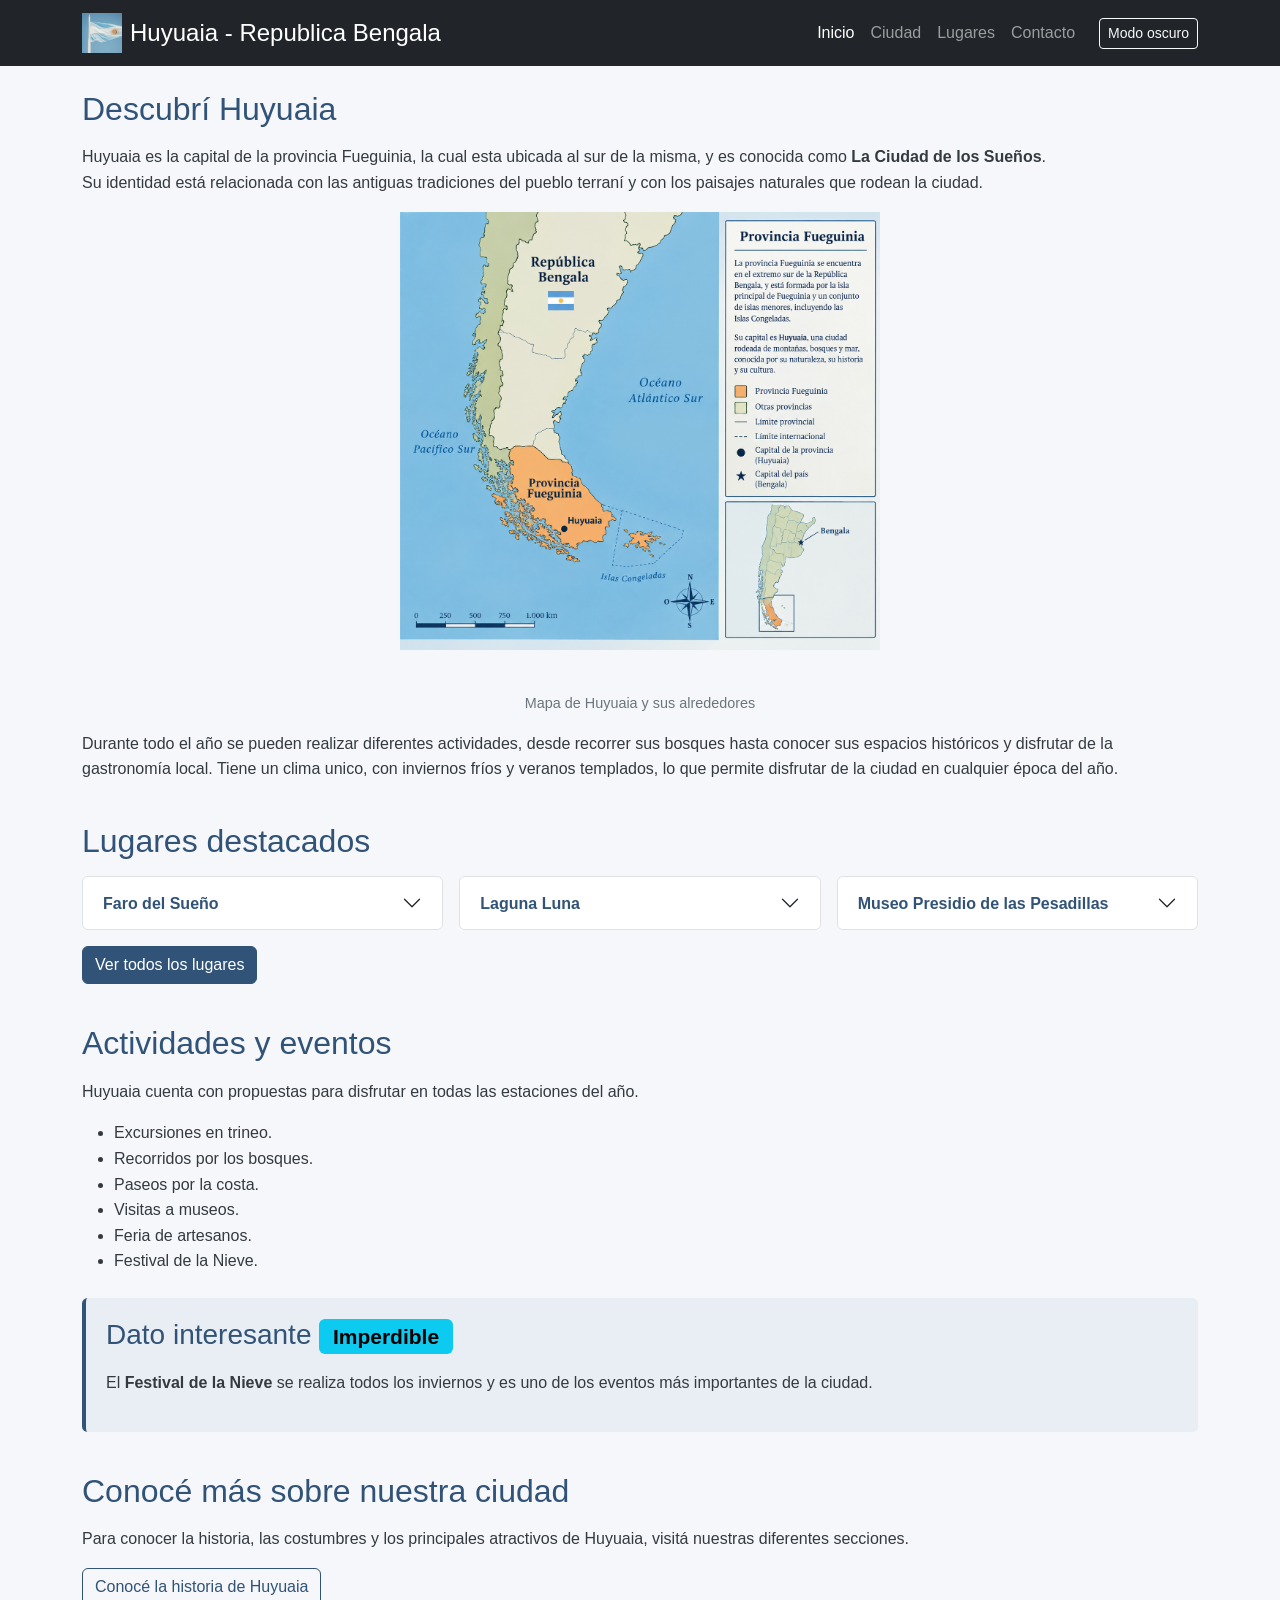
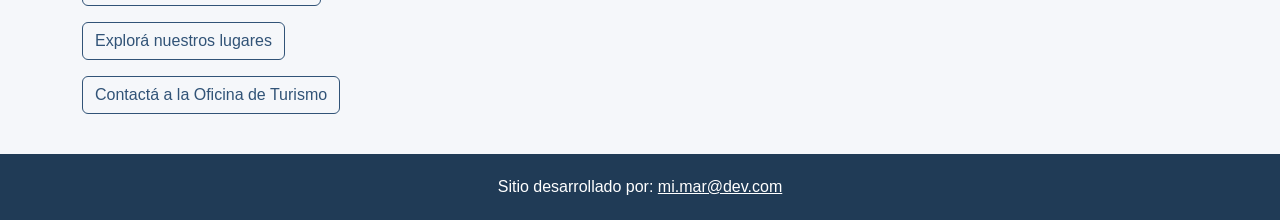
<file: huyuaia/index.html>
<!DOCTYPE html>
<html lang="es" data-bs-theme="light">
<head>
    <meta charset="UTF-8">
    <meta name="viewport" content="width=device-width, initial-scale=1.0">
    <title>Huyuaia - La Ciudad de los Sueños</title>
    <meta name="description" content="Información turística sobre Huyuaia">
    <link href="https://cdn.jsdelivr.net/npm/bootstrap@5.3.3/dist/css/bootstrap.min.css" rel="stylesheet"> 
    <link rel="stylesheet" href="styles.css">
    <link rel="icon" href="img/logo_agencia.jpg" type="image/x-icon">
</head>

<body>

    <header>
        <nav class="navbar navbar-expand-lg navbar-dark bg-dark">
            <div class="container">
                <a class="navbar-brand d-flex align-items-center gap-2" href="index.html">
                    <img src="img/logo_agencia.jpg" alt="Logo de la agencia de turismo fueguina" width="40" height="40" class="d-inline-block">
                    <span class="h1 mb-0 fs-4">Huyuaia - Republica Bengala</span>
                </a>

                <button class="navbar-toggler" type="button" data-bs-toggle="collapse" data-bs-target="#navbarNav" aria-controls="navbarNav" aria-expanded="false" aria-label="Toggle navigation">
                    <span class="navbar-toggler-icon"></span>
                </button>

                <div class="collapse navbar-collapse" id="navbarNav">
                    <ul class="navbar-nav ms-auto align-items-lg-center">
                        <li class="nav-item">
                            <a class="nav-link active" href="index.html">Inicio</a>
                        </li>
                        <li class="nav-item">
                            <a class="nav-link" href="ciudad.html">Ciudad</a>
                        </li>
                        <li class="nav-item">
                            <a class="nav-link" href="lugares.html">Lugares</a>
                        </li>
                        <li class="nav-item">
                            <a class="nav-link" href="contacto.html">Contacto</a>
                        </li>
                        <li class="nav-item ms-lg-3">
                            <button id="btn-modo" type="button" class="btn btn-outline-light btn-sm">Modo oscuro</button>
                        </li>
                    </ul>
                </div>
            </div>
        </nav>
    </header>


    <main class="container my-4">

        <section>

            <h2>Descubrí Huyuaia</h2>

            <p>
                Huyuaia es la capital de la provincia Fueguinia, la cual esta ubicada al sur de la misma,
                y es conocida como <strong>La Ciudad de los Sueños</strong>.<br>
                Su identidad está relacionada con las antiguas tradiciones
                del pueblo terraní y con los paisajes naturales que rodean
                la ciudad.
            </p>
            <img src="IMG/Mapa_Huyuaia.png" class="mapa" alt="Mapa de Huyuaia"><br>
            <figure>
                <figcaption>Mapa de Huyuaia y sus alrededores</figcaption>
            </figure>
            <p>
                Durante todo el año se pueden realizar diferentes actividades,
                desde recorrer sus bosques hasta conocer sus espacios
                históricos y disfrutar de la gastronomía local. Tiene un clima unico, con inviernos fríos
                 y veranos templados, lo que permite disfrutar de la ciudad en cualquier época del año.
            </p>

        </section>


        <section class="seccion-lugares">

            <h2>Lugares destacados</h2>

            <div class="container-fluid px-0">
                <div class="row g-3">
                    <div class="col-12 col-md-6 col-lg-4">
                        <div class="accordion" id="accordionFaro">
                            <div class="accordion-item h-100">
                                <h3 class="accordion-header" id="headingFaro">
                                    <button class="accordion-button collapsed" type="button" data-bs-toggle="collapse" data-bs-target="#collapseFaro" aria-expanded="false" aria-controls="collapseFaro">
                                        Faro del Sueño
                                    </button>
                                </h3>
                                <div id="collapseFaro" class="accordion-collapse collapse" aria-labelledby="headingFaro" data-bs-parent="#accordionFaro">
                                    <div class="accordion-body">
                                        El Faro del Sueño es uno de los principales símbolos de Huyuaia. Está frente a la costa, rodeado por el canal y las montañas. Desde allí se obtiene una vista panorámica y se conoce parte de la historia marítima de la ciudad.
                                    </div>
                                </div>
                            </div>
                        </div>
                    </div>
                    <div class="col-12 col-md-6 col-lg-4">
                        <div class="accordion" id="accordionLaguna">
                            <div class="accordion-item h-100">
                                <h3 class="accordion-header" id="headingLaguna">
                                    <button class="accordion-button collapsed" type="button" data-bs-toggle="collapse" data-bs-target="#collapseLaguna" aria-expanded="false" aria-controls="collapseLaguna">
                                        Laguna Luna
                                    </button>
                                </h3>
                                <div id="collapseLaguna" class="accordion-collapse collapse" aria-labelledby="headingLaguna" data-bs-parent="#accordionLaguna">
                                    <div class="accordion-body">
                                        La Laguna Luna está rodeada de bosques y montañas. Sus senderos permiten recorrer la naturaleza y disfrutar de un ambiente tranquilo en cualquier estación del año.
                                    </div>
                                </div>
                            </div>
                        </div>
                    </div>
                    <div class="col-12 col-md-6 col-lg-4">
                        <div class="accordion" id="accordionMuseo">
                            <div class="accordion-item h-100">
                                <h3 class="accordion-header" id="headingMuseo">
                                    <button class="accordion-button collapsed" type="button" data-bs-toggle="collapse" data-bs-target="#collapseMuseo" aria-expanded="false" aria-controls="collapseMuseo">
                                        Museo Presidio de las Pesadillas
                                    </button>
                                </h3>
                                <div id="collapseMuseo" class="accordion-collapse collapse" aria-labelledby="headingMuseo" data-bs-parent="#accordionMuseo">
                                    <div class="accordion-body">
                                        Este espacio histórico conserva parte de la historia de los primeros habitantes. Sus salas muestran objetos, relatos y costumbres de otras épocas, ayudando a comprender el crecimiento de Huyuaia.
                                    </div>
                                </div>
                            </div>
                        </div>
                    </div>
                </div>
            </div>

            <p>
                <a class="btn btn-primary" href="lugares.html">Ver todos los lugares</a>
            </p>

        </section>


        <section>

            <h2>Actividades y eventos</h2>

            <p>
                Huyuaia cuenta con propuestas para disfrutar en todas las
                estaciones del año.
            </p>

            <ul>
                <li>Excursiones en trineo.</li>
                <li>Recorridos por los bosques.</li>
                <li>Paseos por la costa.</li>
                <li>Visitas a museos.</li>
                <li>Feria de artesanos.</li>
                <li>Festival de la Nieve.</li>
            </ul>

            <aside>

                <h3>Dato interesante <span class="badge text-bg-info">Imperdible</span></h3>

                <p>
                    El <strong>Festival de la Nieve</strong> se realiza
                    todos los inviernos y es uno de los eventos más
                    importantes de la ciudad.
                </p>

            </aside>

        </section>




        <section>

            <h2>Conocé más sobre nuestra ciudad</h2>

            <p>
                Para conocer la historia, las costumbres y los principales
                atractivos de Huyuaia, visitá nuestras diferentes secciones.
            </p>

            <p>
                <a class="btn btn-outline-primary" href="ciudad.html">Conocé la historia de Huyuaia</a>
            </p>

            <p>
                <a class="btn btn-outline-primary" href="lugares.html">Explorá nuestros lugares</a>
            </p>

            <p>
                <a class="btn btn-outline-primary" href="contacto.html">Contactá a la Oficina de Turismo</a>
            </p>

        </section>

    </main>


    <footer>

        <address>
            Sitio desarrollado por:
            <a href="mailto:mi.mar@dev.com">mi.mar@dev.com</a>
        </address>

    </footer>
    
    <script src="https://cdn.jsdelivr.net/npm/bootstrap@5.3.3/dist/js/bootstrap.bundle.min.js"></script>
    <!-- JS propio del sitio -->
    <script src="js/main.js"></script>

</body>
</html>
</file>
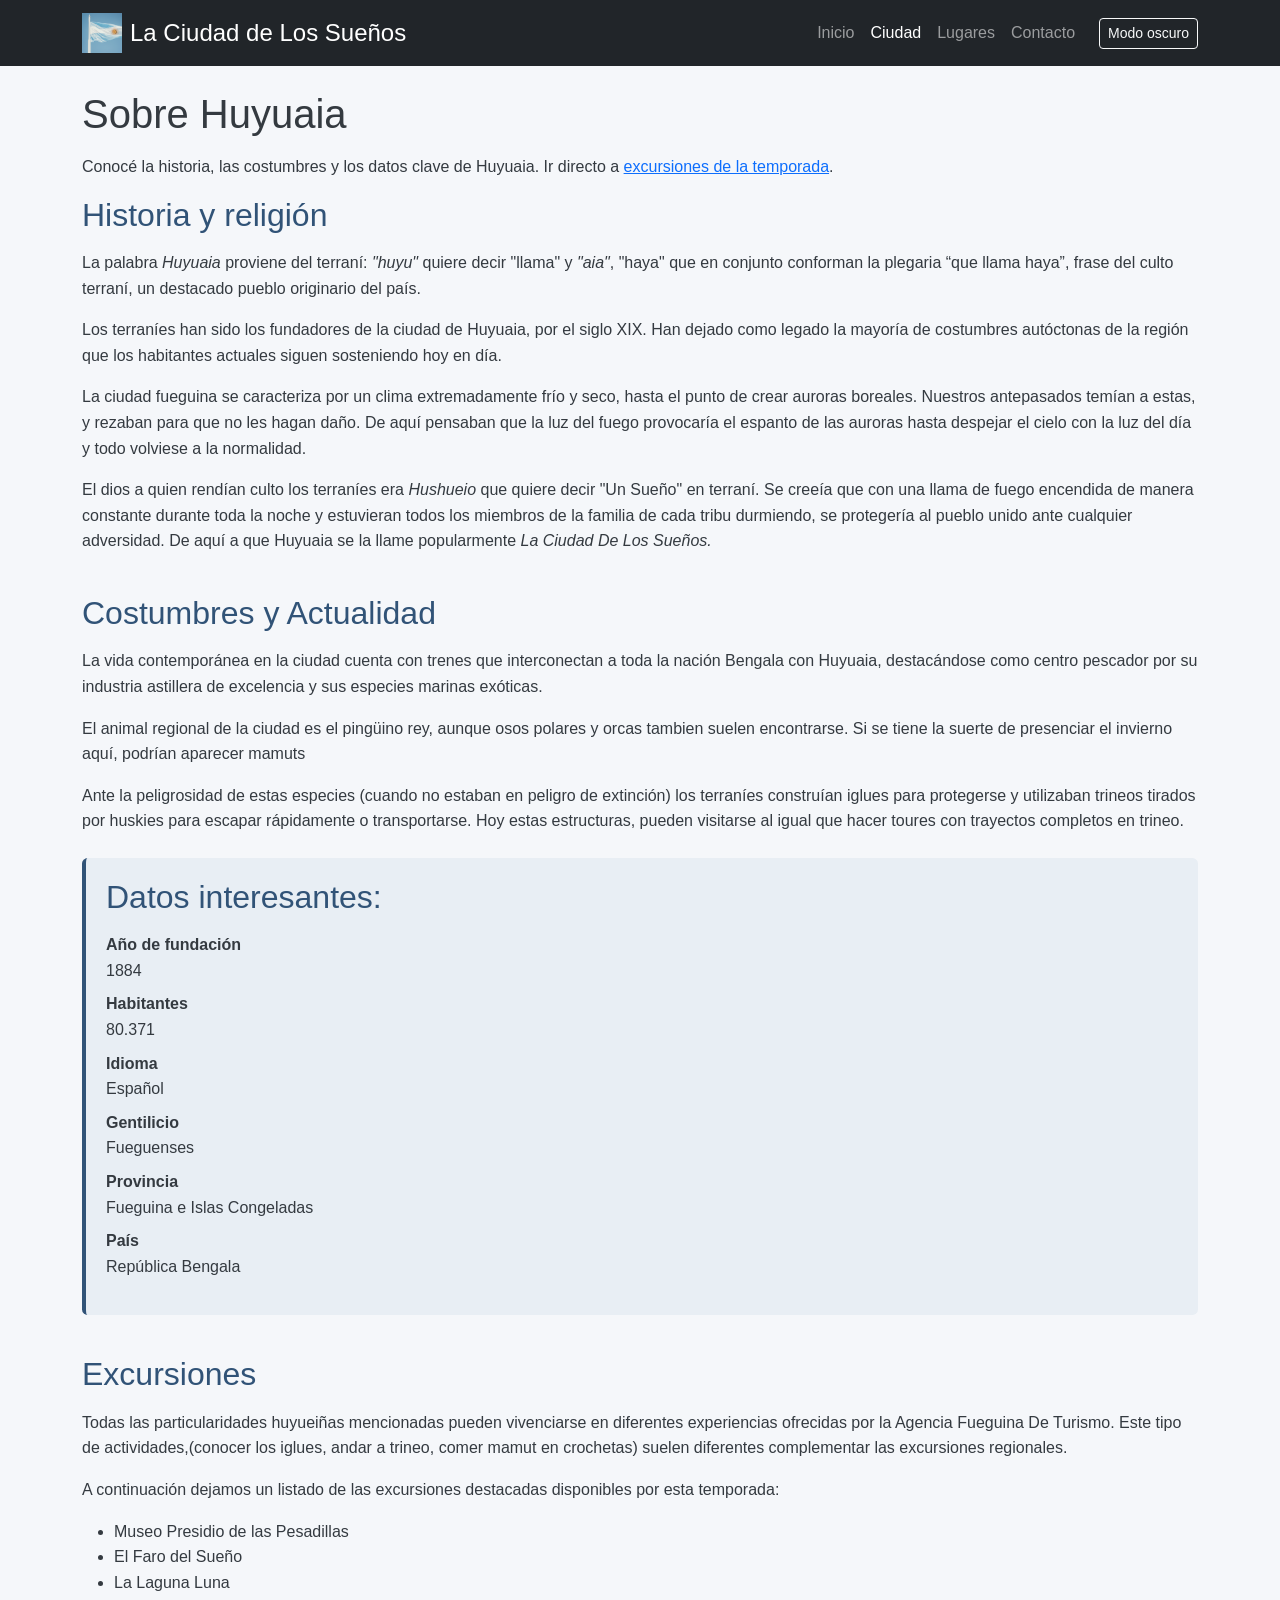
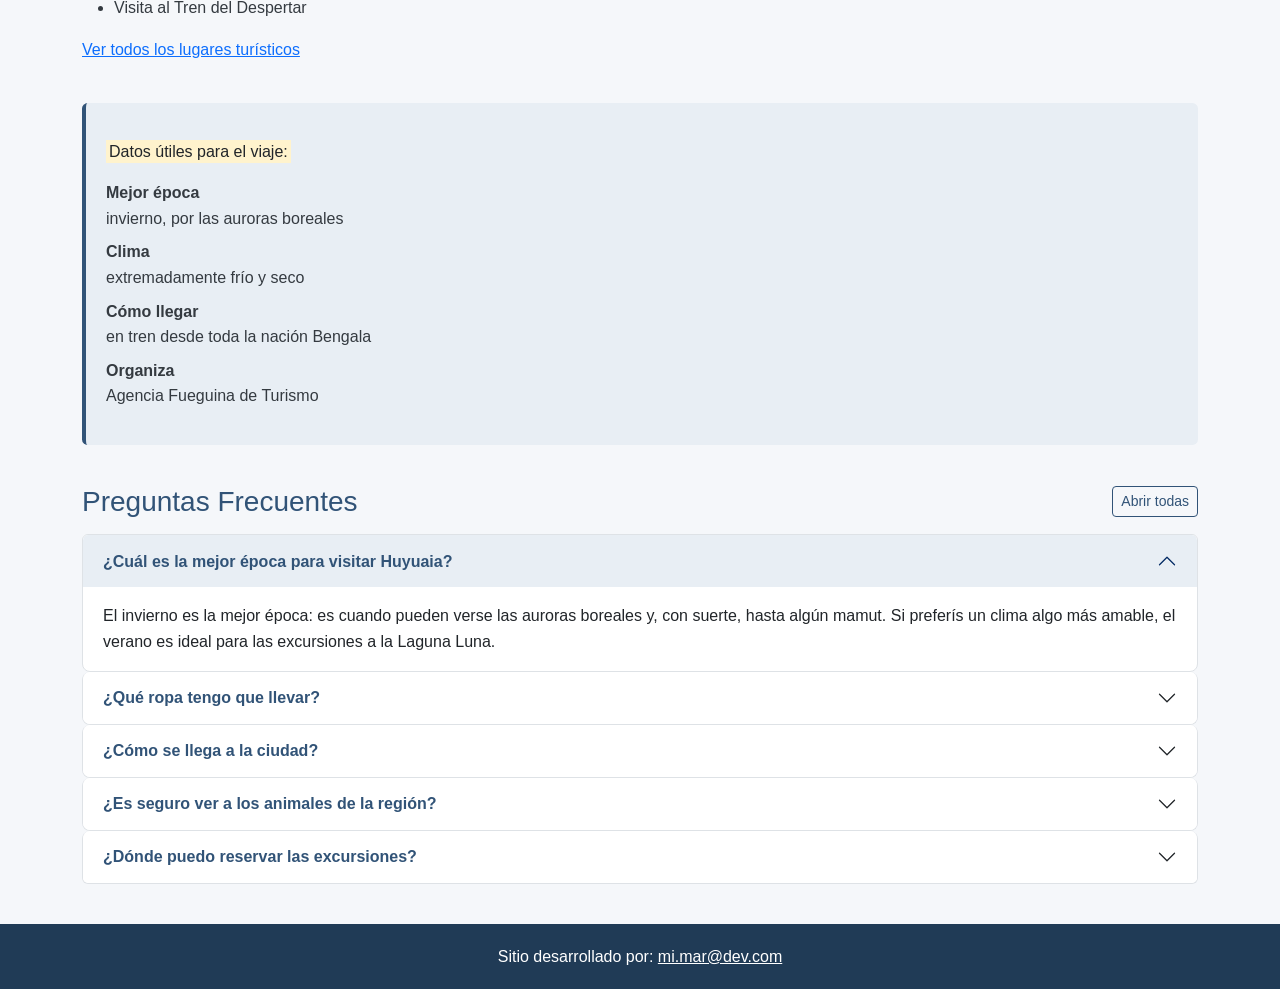
<file: huyuaia/ciudad.html>
<!DOCTYPE html>
<html lang="es" data-bs-theme="light">
<head>
    <meta charset="UTF-8">
    <meta name="viewport" content="width=device-width, initial-scale=1.0">

    <title>Actividades En Huyuaia</title> 
    <meta name="description" content="Actividades en Huyuaia, historia, costumbres, datos clave, excursiones">
    <link href="https://cdn.jsdelivr.net/npm/bootstrap@5.3.3/dist/css/bootstrap.min.css" rel="stylesheet"> 

    <link rel="stylesheet" href="styles.css">
</head>
       
<body>
    <header>
        <nav class="navbar navbar-expand-lg navbar-dark bg-dark">
            <div class="container">
                <a class="navbar-brand d-flex align-items-center gap-2" href="index.html">

                    <img src="img/logo_agencia.jpg" alt="Logo de la agencia de turismo fueguina" width="50" height="40" class="d-inline-block">
                    <span class="h1 mb-0 fs-4">La Ciudad de Los Sueños</span>

                </a>

                <button class="navbar-toggler" type="button" data-bs-toggle="collapse" data-bs-target="#navbarNav" aria-controls="navbarNav" aria-expanded="false" aria-label="Toggle navigation">
                    <span class="navbar-toggler-icon"></span>
                </button>

                <div class="collapse navbar-collapse" id="navbarNav">
                    <ul class="navbar-nav ms-auto align-items-lg-center">
                        <li class="nav-item">
                            <a class="nav-link" href="index.html">Inicio</a>
                        </li>
                        <li class="nav-item">
                            <a class="nav-link active" href="ciudad.html">Ciudad</a>
                        </li>
                        <li class="nav-item">
                            <a class="nav-link" href="lugares.html">Lugares</a>
                        </li>
                        <li class="nav-item">
                            <a class="nav-link" href="contacto.html">Contacto</a>
                        </li>
                        <li class="nav-item ms-lg-3">
                            <button id="btn-modo" type="button" class="btn btn-outline-light btn-sm">Modo oscuro</button>
                        </li>
                    </ul>
                </div>
            </div>
        </nav>
    </header>    
       

    <main class="container my-4">
        <article>
            <h1>Sobre Huyuaia</h1>
            <p>Conocé la historia, las costumbres y los datos clave de Huyuaia. Ir directo a <a href="#excursiones">excursiones de la temporada</a>.</p>
                
            <section id ="historia-religion">
                <h2>Historia y religión</h2>
                    <p>La palabra <em>Huyuaia</em> proviene del terraní: <em>"huyu"</em> quiere decir "llama" y <em>"aia"</em>, "haya" que en conjunto conforman la plegaria “que llama haya”, frase del culto terraní, un destacado pueblo originario del país.</p>
                    <p>Los terraníes han sido los fundadores de la ciudad de Huyuaia, por el siglo XIX. Han dejado como legado la mayoría de costumbres autóctonas de la región que los habitantes actuales siguen sosteniendo hoy en día.</p>
                    <p>La ciudad fueguina se caracteriza por un clima extremadamente frío y seco, hasta el punto de crear auroras boreales. Nuestros antepasados temían a estas, y rezaban para que no les hagan daño. De aquí pensaban que la luz del fuego provocaría el espanto de las auroras hasta despejar el cielo con la luz del día y todo volviese a la normalidad.</p>
                    <p>El dios a quien rendían culto los terraníes era <em>Hushueio</em> que quiere decir "Un Sueño" en terraní. Se creeía que con una llama de fuego encendida de manera constante durante toda la noche y estuvieran todos los miembros de la familia de cada tribu durmiendo, se protegería al pueblo unido ante cualquier adversidad. De aquí a que Huyuaia se la llame popularmente <em>La Ciudad De Los Sueños.</em></p>
            </section>
                 
                <section id ="costumbres-actualidad">
                    <h2>Costumbres y Actualidad</h2>
                    <p> La vida contemporánea en la ciudad cuenta con trenes que interconectan a toda la nación Bengala con Huyuaia, destacándose como centro pescador por su industria astillera de excelencia y sus especies marinas exóticas.</p>
                    <p>El animal regional de la ciudad es el pingüino rey, aunque osos polares y orcas tambien suelen encontrarse. Si se tiene la suerte de presenciar el invierno aquí, podrían aparecer mamuts </p>
                    <p>Ante la peligrosidad de estas especies (cuando no estaban en peligro de extinción) los terraníes construían iglues para protegerse y utilizaban trineos tirados por huskies para escapar rápidamente o transportarse. Hoy estas estructuras, pueden visitarse al igual que hacer toures con trayectos completos en trineo.</p>

                    <aside id="datos-clave">
                        <h2>Datos interesantes:</h2>
                        <dl>
                            <dt>Año de fundación</dt>
                            <dd>1884</dd>

                            <dt>Habitantes</dt>
                            <dd>80.371</dd>

                            <dt>Idioma</dt>
                            <dd>Español</dd>

                            <dt>Gentilicio</dt>
                            <dd>Fueguenses</dd>

                            <dt>Provincia</dt>
                            <dd>Fueguina e Islas Congeladas</dd>
                        
                            <dt>País</dt>
                            <dd>República Bengala</dd>

                        </dl>
                    </aside>
                </section>

                <section id="excursiones">
                    <h2>Excursiones</h2>
                    <p>Todas las particularidades huyueiñas mencionadas pueden vivenciarse en diferentes experiencias ofrecidas por la Agencia Fueguina De Turismo. Este tipo de actividades,(conocer los iglues, andar a trineo, comer mamut en crochetas) suelen diferentes complementar las excursiones regionales.</p>
                    <p>A continuación dejamos un listado de las excursiones destacadas disponibles por esta temporada:</p>
                    
                    <ul>
                        <li> Museo Presidio de las Pesadillas</li>
                        <li>El Faro del Sueño</li>
                        <li>La Laguna Luna</li>
                        <li>Visita al Tren del Despertar</li>
                    </ul>

                    <p><a href="lugares.html#lugares_turisticos">Ver todos los lugares turísticos</a></p>
                </section>   
        </article>
                <section>
                    <aside>
                        <p><mark>Datos útiles para el viaje:</mark></p>

                        <dl>
                            <dt>Mejor época</dt>
                            <dd>invierno, por las auroras boreales</dd>

                            <dt>Clima</dt>
                            <dd>extremadamente frío y seco</dd>

                            <dt>Cómo llegar</dt>
                            <dd>en tren desde toda la nación Bengala</dd>

                            <dt>Organiza</dt>
                            <dd>Agencia Fueguina de Turismo</dd>
                        </dl>
                    </aside>
                </section>   
                
        <section id="preguntas-frecuentes">
            <div class="d-flex flex-wrap justify-content-between align-items-center gap-2 mb-3">
                <h3 class="mb-0">Preguntas Frecuentes</h3>
                <button id="btn-toggle-faq" type="button" class="btn btn-outline-primary btn-sm">Abrir todas</button>
            </div>

            <div class="accordion" id="accordionFaq">

                <div class="accordion-item">
                    <h4 class="accordion-header">
                        <button class="accordion-button" type="button" data-bs-toggle="collapse" data-bs-target="#faq1" aria-expanded="true" aria-controls="faq1">
                            ¿Cuál es la mejor época para visitar Huyuaia?
                        </button>
                    </h4>
                    <div id="faq1" class="accordion-collapse collapse show">
                        <div class="accordion-body">
                            El invierno es la mejor época: es cuando pueden verse las auroras boreales y, con suerte, hasta algún mamut. Si preferís un clima algo más amable, el verano es ideal para las excursiones a la Laguna Luna.
                        </div>
                    </div>
                </div>

                <div class="accordion-item">
                    <h4 class="accordion-header">
                        <button class="accordion-button collapsed" type="button" data-bs-toggle="collapse" data-bs-target="#faq2" aria-expanded="false" aria-controls="faq2">
                            ¿Qué ropa tengo que llevar?
                        </button>
                    </h4>
                    <div id="faq2" class="accordion-collapse collapse">
                        <div class="accordion-body">
                            El clima es extremadamente frío y seco, así que recomendamos abrigo térmico, guantes, gorro y calzado impermeable. Para las excursiones en trineo, no olvides los lentes de sol.
                        </div>
                    </div>
                </div>

                <div class="accordion-item">
                    <h4 class="accordion-header">
                        <button class="accordion-button collapsed" type="button" data-bs-toggle="collapse" data-bs-target="#faq3" aria-expanded="false" aria-controls="faq3">
                            ¿Cómo se llega a la ciudad?
                        </button>
                    </h4>
                    <div id="faq3" class="accordion-collapse collapse">
                        <div class="accordion-body">
                            Los trenes interconectan toda la nación Bengala con Huyuaia, por lo que podés llegar desde cualquier punto del país sin complicaciones.
                        </div>
                    </div>
                </div>

                <div class="accordion-item">
                    <h4 class="accordion-header">
                        <button class="accordion-button collapsed" type="button" data-bs-toggle="collapse" data-bs-target="#faq4" aria-expanded="false" aria-controls="faq4">
                            ¿Es seguro ver a los animales de la región?
                        </button>
                    </h4>
                    <div id="faq4" class="accordion-collapse collapse">
                        <div class="accordion-body">
                            Sí, siempre que lo hagas con las excursiones guiadas de la Agencia Fueguina de Turismo. Nuestros guías conocen el comportamiento de los pingüinos rey, osos polares y orcas, y te indican a qué distancia observarlos.
                        </div>
                    </div>
                </div>

                <div class="accordion-item">
                    <h4 class="accordion-header">
                        <button class="accordion-button collapsed" type="button" data-bs-toggle="collapse" data-bs-target="#faq5" aria-expanded="false" aria-controls="faq5">
                            ¿Dónde puedo reservar las excursiones?
                        </button>
                    </h4>
                    <div id="faq5" class="accordion-collapse collapse">
                        <div class="accordion-body">
                            Podés ver todas las opciones en la sección <a href="lugares.html">Lugares</a> y consultarnos desde la página de <a href="contacto.html">Contacto</a>.
                        </div>
                    </div>
                </div>
            </div>
        </section>
                </article>
        </main>

        <footer>
            <address>
                Sitio desarrollado por:
                <a href="mailto:mi.mar@dev.com">mi.mar@dev.com</a> 
            </address>
        </footer>


    <script src="https://cdn.jsdelivr.net/npm/bootstrap@5.3.3/dist/js/bootstrap.bundle.min.js"></script>
    <!-- JS propio del sitio -->
    <script src="js/main.js"></script>
</body>
</html>
</file>
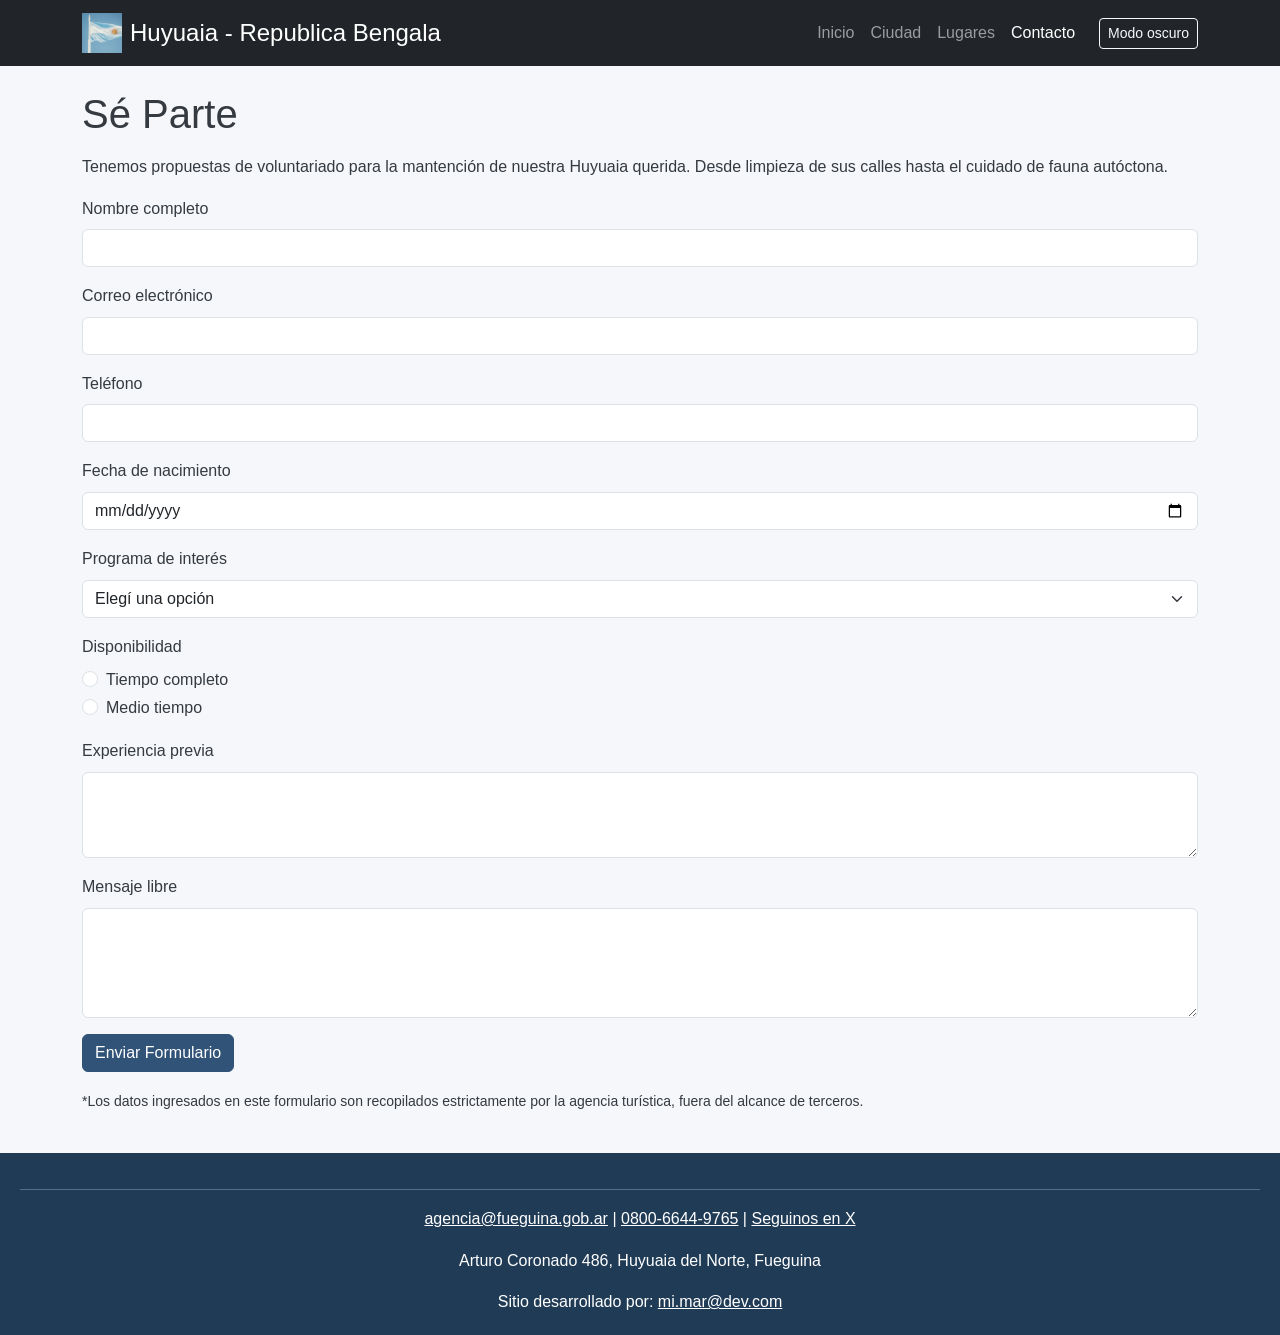
<file: huyuaia/contacto.html>
<!DOCTYPE html>
<html lang="es" data-bs-theme="light">
<head>
    <meta charset="UTF-8">
    <meta name="viewport" content="width=device-width, initial-scale=1.0">
    <title>Agencia Fueguina Huyuaia</title> 
    <meta name="description" content="Contacto de la agencia fueguina">
    <link href="https://cdn.jsdelivr.net/npm/bootstrap@5.3.3/dist/css/bootstrap.min.css" rel="stylesheet"> 
    <link rel="stylesheet" href="styles.css">
</head>

<body>
    <header>
        <nav class="navbar navbar-expand-lg navbar-dark bg-dark">
            <div class="container">
                <a class="navbar-brand d-flex align-items-center gap-2" href="index.html">
                    <img src="IMG/logo_agencia.jpg" alt="Logo de la agencia de turismo fueguina" width="40" height="40" class="d-inline-block">
                    <span class="h1 mb-0 fs-4">Huyuaia - Republica Bengala</span>
                </a>

                <button class="navbar-toggler" type="button" data-bs-toggle="collapse" data-bs-target="#navbarNav" aria-controls="navbarNav" aria-expanded="false" aria-label="Toggle navigation">
                    <span class="navbar-toggler-icon"></span>
                </button>

                <div class="collapse navbar-collapse" id="navbarNav">
                    <ul class="navbar-nav ms-auto align-items-lg-center">
                        <li class="nav-item">
                            <a class="nav-link" href="index.html">Inicio</a>
                        </li>
                        <li class="nav-item">
                            <a class="nav-link" href="ciudad.html">Ciudad</a>
                        </li>
                        <li class="nav-item">
                            <a class="nav-link" href="lugares.html">Lugares</a>
                        </li>
                        <li class="nav-item">
                            <a class="nav-link active" href="contacto.html">Contacto</a>
                        </li>
                        <li class="nav-item ms-lg-3">
                            <button id="btn-modo" type="button" class="btn btn-outline-light btn-sm">Modo oscuro</button>
                        </li>
                    </ul>
                </div>
            </div>
        </nav>
    </header>
  
    <main class="container my-4">
        <section id="formulario">
            <h1> Sé Parte </h1>
            <p>Tenemos propuestas de voluntariado para la mantención de nuestra Huyuaia querida. Desde limpieza de sus calles hasta el cuidado de fauna autóctona.</p>

            <form  id="form-contacto" novalidate>
            
            <div class="mb-3">
                <label for="nombre" class="form-label">Nombre completo</label>
                <input type="text" id="nombre" name="nombre" class="form-control" required>
            </div>

            <div class="mb-3">
                <label for="email" class="form-label">Correo electrónico</label> 
                <input type="email" id="email" name="email" class="form-control" required>
            </div>

            <div class="mb-3">
                <label for="telefono" class="form-label">Teléfono</label>
                <input type="text" id="telefono" name="telefono" class="form-control" required>
            </div>

            <div class="mb-3">
                <label for="fecha_nacimiento" class="form-label">Fecha de nacimiento</label>
                <input type="date" id="fecha_nacimiento" name="fecha_nacimiento" class="form-control" required>
            </div>

            <div class="mb-3">
                <label for="programa" class="form-label">Programa de interés</label>
                <select id="programa" name="programa" class="form-select" required>
                    <option value="" selected disabled>Elegí una opción</option>
                    <option value="limpieza"> limpieza y mantenimiento de la ciudad</option>
                    <option value="fauna">cuidado de animales del sur</option>
                    <option value="guias">ayudante de visitas guiadas</option>
                </select>
            </div>
                
            <fieldset class="mb-3">
                <legend class="fs-6">Disponibilidad</legend>
                <div class="form-check">    
                    <input type="radio" class="form-check-input" name="disponibilidad" id="disp-completo" value="completo" required>
                    <label for="disp-completo">Tiempo completo</label>
                </div>
                <div class="form-check">
                     <input type="radio" class="form-check-input" name="disponibilidad" id="disp-parcial" value="parcial" required>
                    <label for="disp-parcial">Medio tiempo</label>
                </div>
            </fieldset>

            <div class="mb-3">
                <label for="experiencia" class="form-label">Experiencia previa</label>
                <textarea id="experiencia" name="experiencia" class="form-control" rows="3"></textarea>
            </div>

            <div class="mb-3">
                <label for="mensaje" class="form-label">Mensaje libre</label>
                <textarea id="mensaje" name="mensaje"  class="form-control" rows="4"></textarea>
            </div>

                <button type="submit" class="btn btn-primary">Enviar Formulario</button>

            <div id="resultado" class="mt-3" aria-live="polite"></div>
            </form>
            <small> *Los datos ingresados en este formulario son recopilados estrictamente por la agencia turística, fuera del alcance de terceros.</small>
        </section>
    
    </main>
    <footer>
        <address>
            <hr>
            <p>
                <a href="mailto:agencia@fueguina.gob.ar">agencia@fueguina.gob.ar</a> |
                <a href="tel:080066449765">0800-6644-9765</a> |
                <a href="https://x.com/agenciafueguina" target="_blank" rel="noopener noreferrer"> Seguinos en X</a> 
            </p>
            <p>Arturo Coronado 486, Huyuaia del Norte, Fueguina </p>   
        </address>
        <address>
           Sitio desarrollado por:
           <a href="mailto:mi.mar@dev.com">mi.mar@dev.com</a>            
        </address>
    </footer>
    <script src="https://cdn.jsdelivr.net/npm/bootstrap@5.3.3/dist/js/bootstrap.bundle.min.js"></script>
    <script src="js/main.js"></script>
</body> 
</html>
</file>
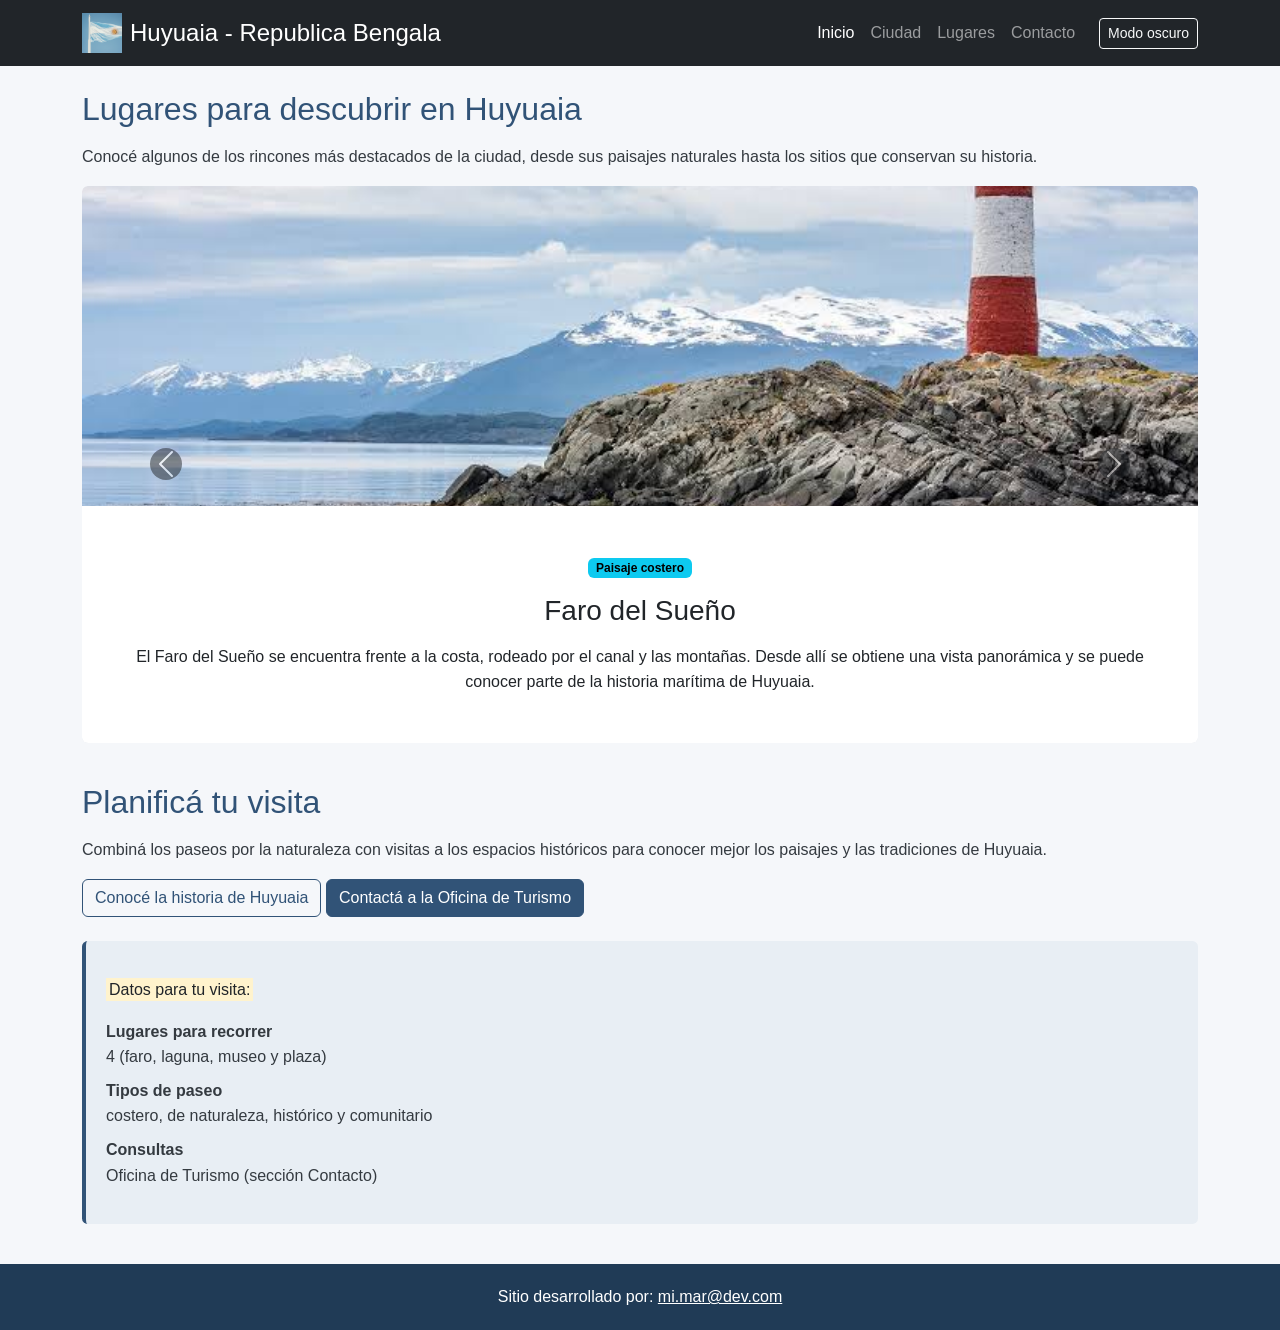
<file: huyuaia/lugares.html>
<!DOCTYPE html>
<html lang="es" data-bs-theme="light">
<head>
    <meta charset="UTF-8">
    <meta name="viewport" content="width=device-width, initial-scale=1.0">
    <title>Lugares turísticos - Huyuaia</title>
    <meta name="description" content="Descubrí los principales lugares turísticos de Huyuaia.">
    <link href="https://cdn.jsdelivr.net/npm/bootstrap@5.3.3/dist/css/bootstrap.min.css" rel="stylesheet">
    <link rel="stylesheet" href="styles.css">
    <link rel="icon" href="IMG/logo_agencia.jpg" type="image/x-icon">
</head>
<body>
    <header>
        <nav class="navbar navbar-expand-lg navbar-dark bg-dark">
            <div class="container">
                <a class="navbar-brand d-flex align-items-center gap-2" href="index.html">
                    <img src="IMG/logo_agencia.jpg" alt="Logo de la agencia de turismo fueguina" width="40" height="40" class="d-inline-block">
                    <span class="h1 mb-0 fs-4">Huyuaia - Republica Bengala</span>
                </a>

                <button class="navbar-toggler" type="button" data-bs-toggle="collapse" data-bs-target="#navbarNav" aria-controls="navbarNav" aria-expanded="false" aria-label="Toggle navigation">
                    <span class="navbar-toggler-icon"></span>
                </button>

                <div class="collapse navbar-collapse" id="navbarNav">
                    <ul class="navbar-nav ms-auto align-items-lg-center">
                        <li class="nav-item">
                            <a class="nav-link active" href="index.html">Inicio</a>
                        </li>
                        <li class="nav-item">
                            <a class="nav-link" href="ciudad.html">Ciudad</a>
                        </li>
                        <li class="nav-item">
                            <a class="nav-link" href="lugares.html">Lugares</a>
                        </li>
                        <li class="nav-item">
                            <a class="nav-link" href="contacto.html">Contacto</a>
                        </li>
                        <li class="nav-item ms-lg-3">
                            <button id="btn-modo" type="button" class="btn btn-outline-light btn-sm">Modo oscuro</button>
                        </li>
                    </ul>
                </div>
            </div>
        </nav>
    </header>

    <main class="container my-4">
        <section class="seccion-lugares">
            <h2>Lugares para descubrir en Huyuaia</h2>
            <p>Conocé algunos de los rincones más destacados de la ciudad, desde sus paisajes naturales hasta los sitios que conservan su historia.</p>

            <div id="carruselLugares" class="carousel slide" data-bs-ride="false" aria-label="Carrusel de lugares turísticos de Huyuaia">
                <div class="carousel-indicators">
                    <button type="button" data-bs-target="#carruselLugares" data-bs-slide-to="0" class="active" aria-current="true" aria-label="Mostrar Faro del Sueño"></button>
                    <button type="button" data-bs-target="#carruselLugares" data-bs-slide-to="1" aria-label="Mostrar Laguna Luna"></button>
                    <button type="button" data-bs-target="#carruselLugares" data-bs-slide-to="2" aria-label="Mostrar Museo Presidio de las Pesadillas"></button>
                    <button type="button" data-bs-target="#carruselLugares" data-bs-slide-to="3" aria-label="Mostrar Plaza de los Sueños"></button>
                    <button type="button" data-bs-target="#carruselLugares" data-bs-slide-to="4" aria-label="Mostrar mapa de Huyuaia"></button>
                </div>

                <div class="carousel-inner rounded">
                    <div class="carousel-item active">
                        <div class="card h-100 border-0 shadow-sm">
                            <img src="IMG/faro.jpg" class="card-img-top lugar-imagen" alt="Faro junto al mar y paisaje costero">
                            <div class="card-body p-5 text-center">
                                <span class="badge text-bg-info mb-3">Paisaje costero</span>
                                <h3 class="card-title">Faro del Sueño</h3>
                                <p class="card-text">El Faro del Sueño se encuentra frente a la costa, rodeado por el canal y las montañas. Desde allí se obtiene una vista panorámica y se puede conocer parte de la historia marítima de Huyuaia.</p>
                            </div>
                        </div>
                    </div>
                    <div class="carousel-item">
                        <div class="card h-100 border-0 shadow-sm">
                            <img src="IMG/laguna_luna.jpg" class="card-img-top lugar-imagen" alt="Laguna rodeada de montañas y vegetación">
                            <div class="card-body p-5 text-center">
                                <span class="badge text-bg-info mb-3">Naturaleza</span>
                                <h3 class="card-title">Laguna Luna</h3>
                                <p class="card-text">La Laguna Luna está rodeada de bosques y montañas. Sus senderos permiten recorrer la naturaleza y disfrutar de un ambiente tranquilo en cualquier estación del año.</p>
                            </div>
                        </div>
                    </div>
                    <div class="carousel-item">
                        <div class="card h-100 border-0 shadow-sm">
                            <img src="IMG/Museo_1.jpg" class="card-img-top lugar-imagen" alt="Edificio histórico de arquitectura clásica">
                            <div class="card-body p-5 text-center">
                                <span class="badge text-bg-info mb-3">Historia local</span>
                                <h3 class="card-title">Museo Presidio de las Pesadillas</h3>
                                <p class="card-text">Este espacio histórico conserva relatos, objetos y costumbres de otras épocas. Sus salas ayudan a comprender la historia de los primeros habitantes y el crecimiento de Huyuaia.</p>
                            </div>
                        </div>
                    </div>
                    <div class="carousel-item">
                        <div class="card h-100 border-0 shadow-sm">
                            <img src="IMG/plaza_malvinas_argentinas.jpg" class="card-img-top lugar-imagen" alt="Espacio verde y sendero en una plaza">
                            <div class="card-body p-5 text-center">
                                <span class="badge text-bg-info mb-3">Punto de encuentro</span>
                                <h3 class="card-title">Plaza de los Sueños</h3>
                                <p class="card-text">La Plaza de los Sueños es un punto de encuentro para vecinos y visitantes. Sus espacios abiertos son ideales para descansar, pasear y participar de actividades comunitarias.</p>
                            </div>
                        </div>
                    </div>
                    <div class="carousel-item">
                        <div class="card h-100 border-0 shadow-sm">
                            <img src="IMG/Mapa_Huyuaia.png" class="card-img-top lugar-imagen" alt="Mapa de ubicación de Huyuaia">
                            <div class="card-body p-5 text-center">
                                <span class="badge text-bg-info mb-3">Ubicación</span>
                                <h3 class="card-title">Mapa de Huyuaia</h3>
                                <p class="card-text">Consultá el mapa para ubicar la ciudad y orientarte antes de comenzar el recorrido por sus principales lugares turísticos.</p>
                            </div>
                        </div>
                    </div>
                </div>

                <button class="carousel-control-prev" type="button" data-bs-target="#carruselLugares" data-bs-slide="prev">
                    <span class="carousel-control-prev-icon bg-dark rounded-circle p-3" aria-hidden="true"></span>
                    <span class="visually-hidden">Anterior</span>
                </button>
                <button class="carousel-control-next" type="button" data-bs-target="#carruselLugares" data-bs-slide="next">
                    <span class="carousel-control-next-icon bg-dark rounded-circle p-3" aria-hidden="true"></span>
                    <span class="visually-hidden">Siguiente</span>
                </button>
            </div>
        </section>

        <section>
            <h2>Planificá tu visita</h2>
            <p>Combiná los paseos por la naturaleza con visitas a los espacios históricos para conocer mejor los paisajes y las tradiciones de Huyuaia.</p>
            <a class="btn btn-outline-primary" href="ciudad.html">Conocé la historia de Huyuaia</a>
            <a class="btn btn-primary" href="contacto.html">Contactá a la Oficina de Turismo</a>

            <aside>
                <p><mark>Datos para tu visita:</mark></p>

                <dl>
                    <dt>Lugares para recorrer</dt>
                    <dd>4 (faro, laguna, museo y plaza)</dd>

                    <dt>Tipos de paseo</dt>
                    <dd>costero, de naturaleza, histórico y comunitario</dd>

                    <dt>Consultas</dt>
                    <dd>Oficina de Turismo (sección Contacto)</dd>
                </dl>
            </aside>
        </section>
    </main>

    <footer>
        <address>Sitio desarrollado por: <a href="mailto:mi.mar@dev.com">mi.mar@dev.com</a></address>
    </footer>
    <script src="https://cdn.jsdelivr.net/npm/bootstrap@5.3.3/dist/js/bootstrap.bundle.min.js"></script>
    <!-- JS propio del sitio -->
    <script src="js/main.js"></script>
</body>
</html>
</file>
<file: huyuaia/styles.css>
/* Variables generales */
:root {
    --primary-color: #315377;
    --secondary-color: #6c757d;
    --success-color: #28a745;
    --danger-color: #dc3545;
    --warning-color: #ffc107;
    --info-color: #17a2b8;
    --fuente-principal: Arial, sans-serif;
    --color-fondo: #f5f7fa;
    --color-tarjeta: #ffffff;
    --sombra-tarjeta: 0 4px 14px rgba(0, 0, 0, 0.09);
}

/* Estilos generales */

* { box-sizing: border-box; margin: 0; padding: 0; }

html { font-size: 16px; scroll-behavior: smooth; }

body {
    font-family: var(--fuente-principal);
    font-size: 1rem;
    line-height: 1.6;
    color: #343a40;
    background-color: var(--color-fondo);
}

main { max-width: 1200px; }

section { margin-bottom: 2.5rem; }

h2 { color: var(--primary-color); margin-bottom: 1rem; }

h3 { color: var(--primary-color); }

p { margin: 1rem 0; }

.mapa {
    display: block;
    width: 100%;
    max-width: 30rem;
    height: auto;
    max-height: 30rem;
    object-fit: contain;
    margin: 1rem auto;
}

figure { text-align: center; color: var(--secondary-color); font-size: 0.9rem; }

aside {
    padding: 1.25rem;
    margin-top: 1.5rem;
    border-left: 4px solid var(--primary-color);
    background-color: #e8eef4;
    border-radius: 0.35rem;
}


/* Posicionamiento */
header { position: sticky; top: 0; z-index: 1000; }
header img { width: 2.5rem; height: 2.5rem; object-fit: cover; }
.accordion-item { border-radius: 0.5rem; overflow: hidden; }
.accordion-button { color: var(--primary-color); font-weight: 600; }
.accordion-button:not(.collapsed) { color: var(--primary-color); background-color: #e8eef4; box-shadow: none; }
.accordion-button:focus { border-color: #9fb5ca; box-shadow: 0 0 0 0.2rem rgba(49, 83, 119, 0.15); }

/* Bootstrap - personalizaciones */ 
footer {
    padding: 1.25rem;
    text-align: center;
    background-color: #203b56;
    color: #fff;
}
footer address { margin: 0; font-style: normal; }
footer a { color: #fff; }

/* Flexbox */
.seccion-lugares .accordion-item {
    display: flex;
    flex-direction: column;
    height: 100%;
}

.seccion-lugares .accordion-collapse {
    flex: 1 1 auto;
}

.lugar-imagen {
    width: 100%;
    height: 320px;
    object-fit: cover;
}


.seccion-lugares .accordion-body {
    display: flex;
    flex-direction: column;
    gap: 0.5rem;
}

/* Bootstrap - grilla y componentes */
.row { --bs-gutter-x: 1rem; --bs-gutter-y: 1rem; }
.btn-primary { background-color: var(--primary-color); border-color: var(--primary-color); }
.btn-primary:hover { background-color: #203b56; border-color: #203b56; }
.btn-outline-primary { color: var(--primary-color); border-color: var(--primary-color); }
.btn-outline-primary:hover { background-color: var(--primary-color); border-color: var(--primary-color); }

/* =====================================================
   MODO OSCURO
   Se activa cuando <html> tiene data-bs-theme="dark".
   Ese atributo lo cambia js/main.js al apretar el boton.
   Bootstrap 5.3 cambia solo sus propios colores; estas
   reglas cubren los colores que definimos nosotros arriba.
   ===================================================== */
[data-bs-theme="dark"] body {
    background-color: #212529;
    color: #f8f9fa;
}

[data-bs-theme="dark"] h2,
[data-bs-theme="dark"] h3 {
    color: #9ec5fe;
}

[data-bs-theme="dark"] figure {
    color: #adb5bd;
}

[data-bs-theme="dark"] aside {
    background-color: #2b3035;
    border-left-color: #9ec5fe;
}

[data-bs-theme="dark"] .accordion-button {
    color: #9ec5fe;
}

[data-bs-theme="dark"] .accordion-button:not(.collapsed) {
    color: #9ec5fe;
    background-color: #343a40;
}

[data-bs-theme="dark"] .btn-outline-primary {
    color: #9ec5fe;
    border-color: #9ec5fe;
}

[data-bs-theme="dark"] .btn-outline-primary:hover {
    color: #fff;
}
</file>
